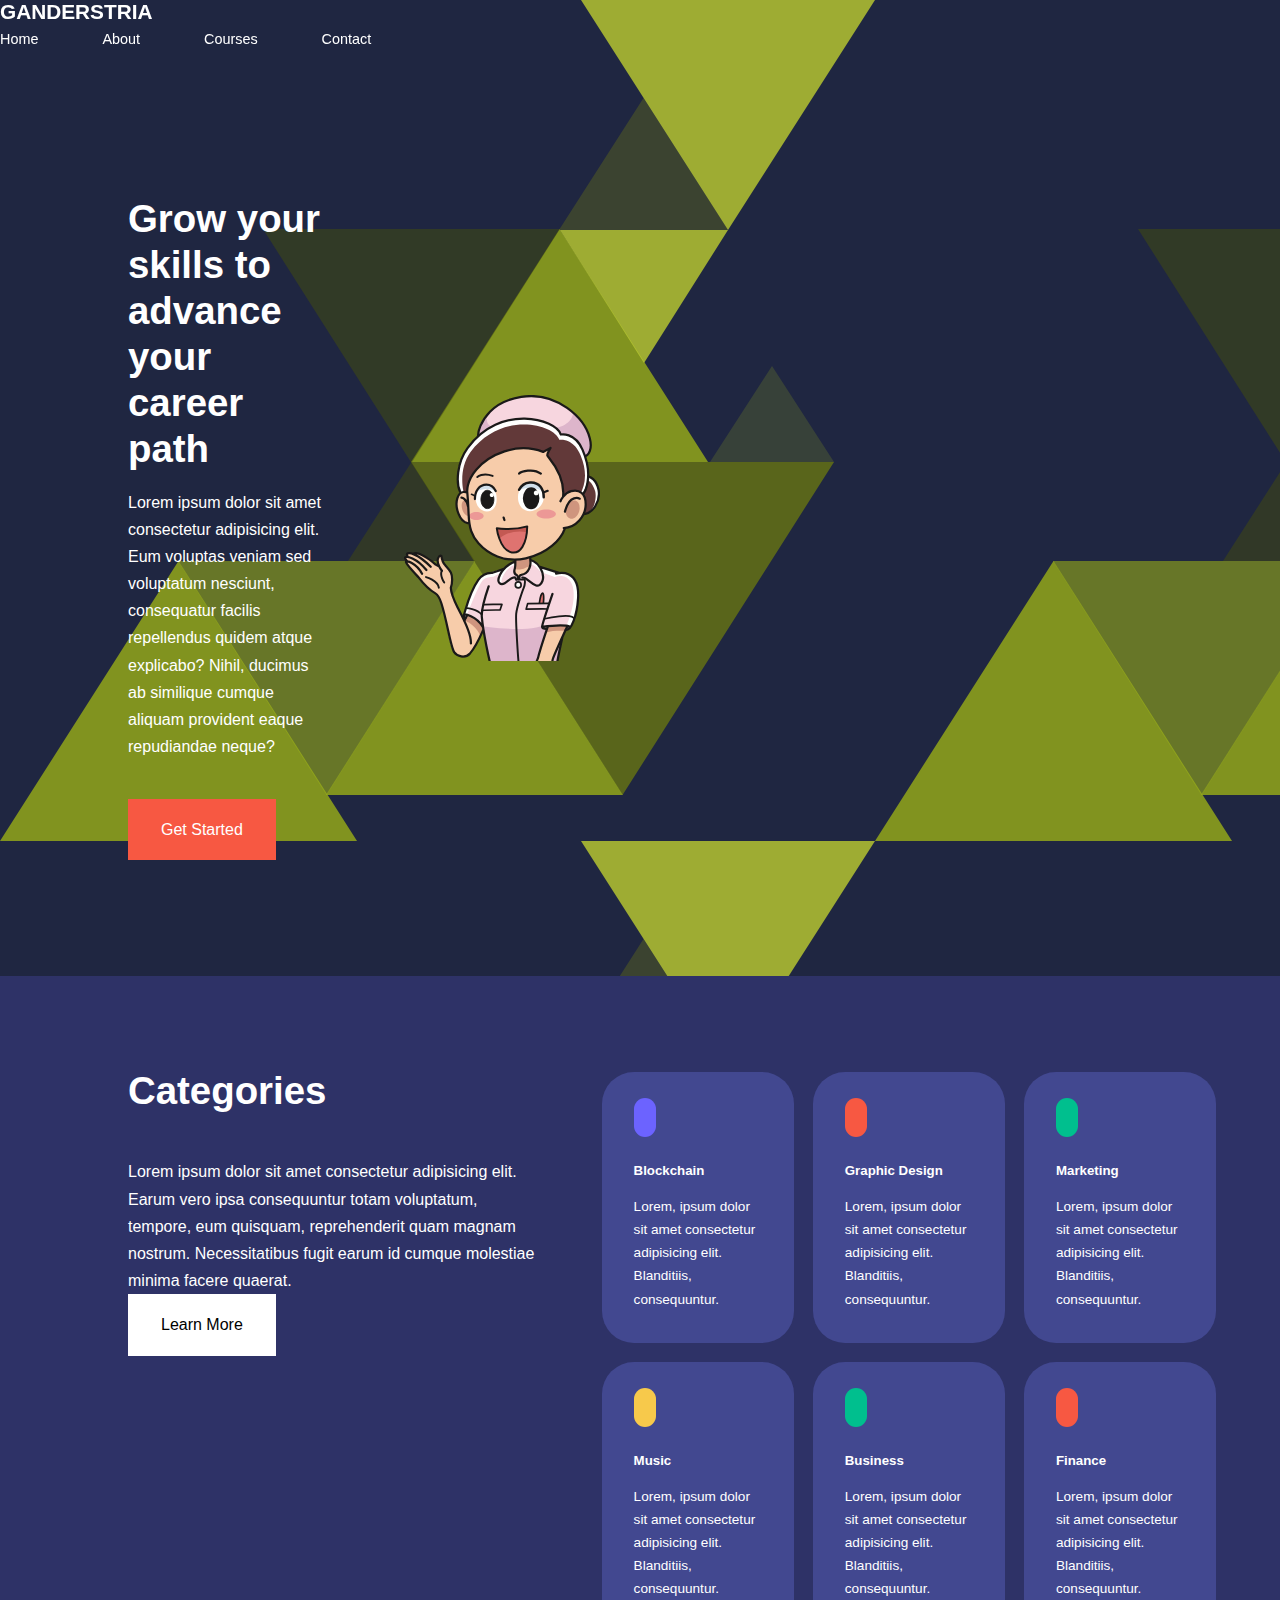
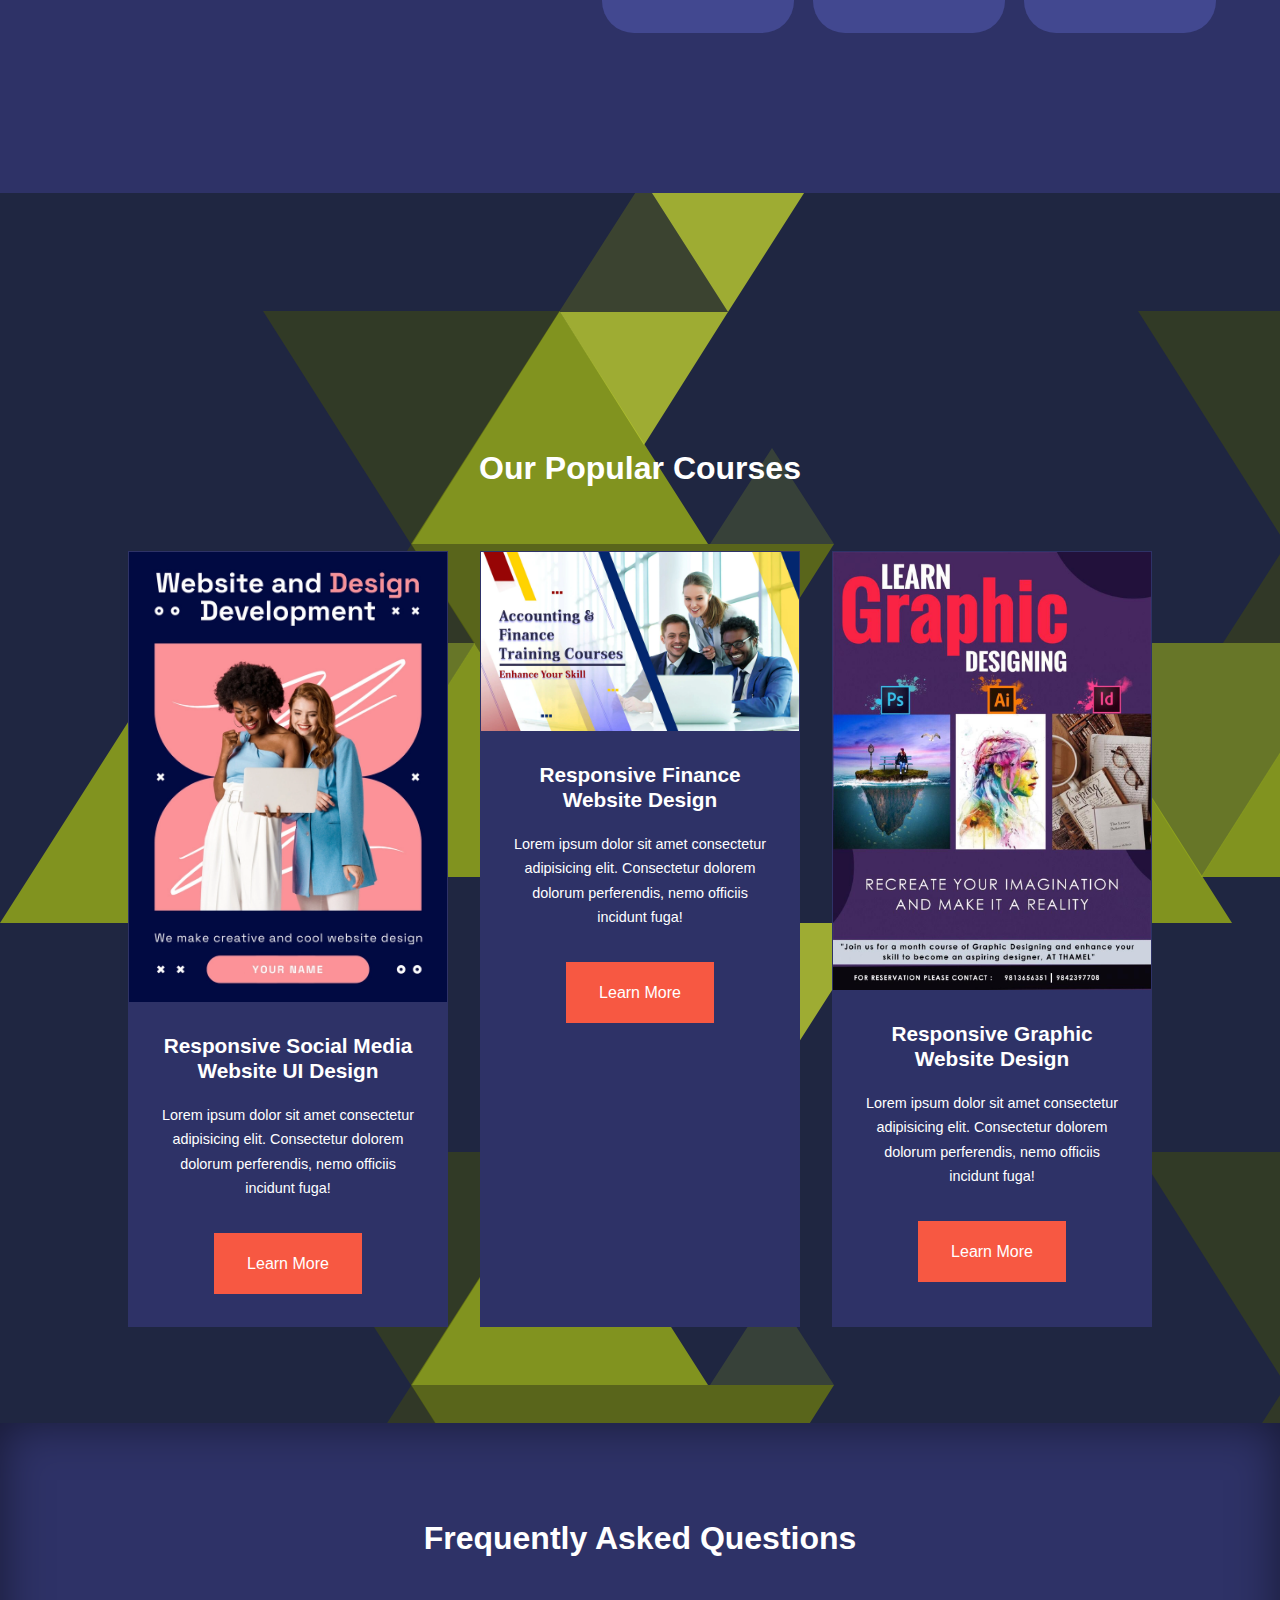
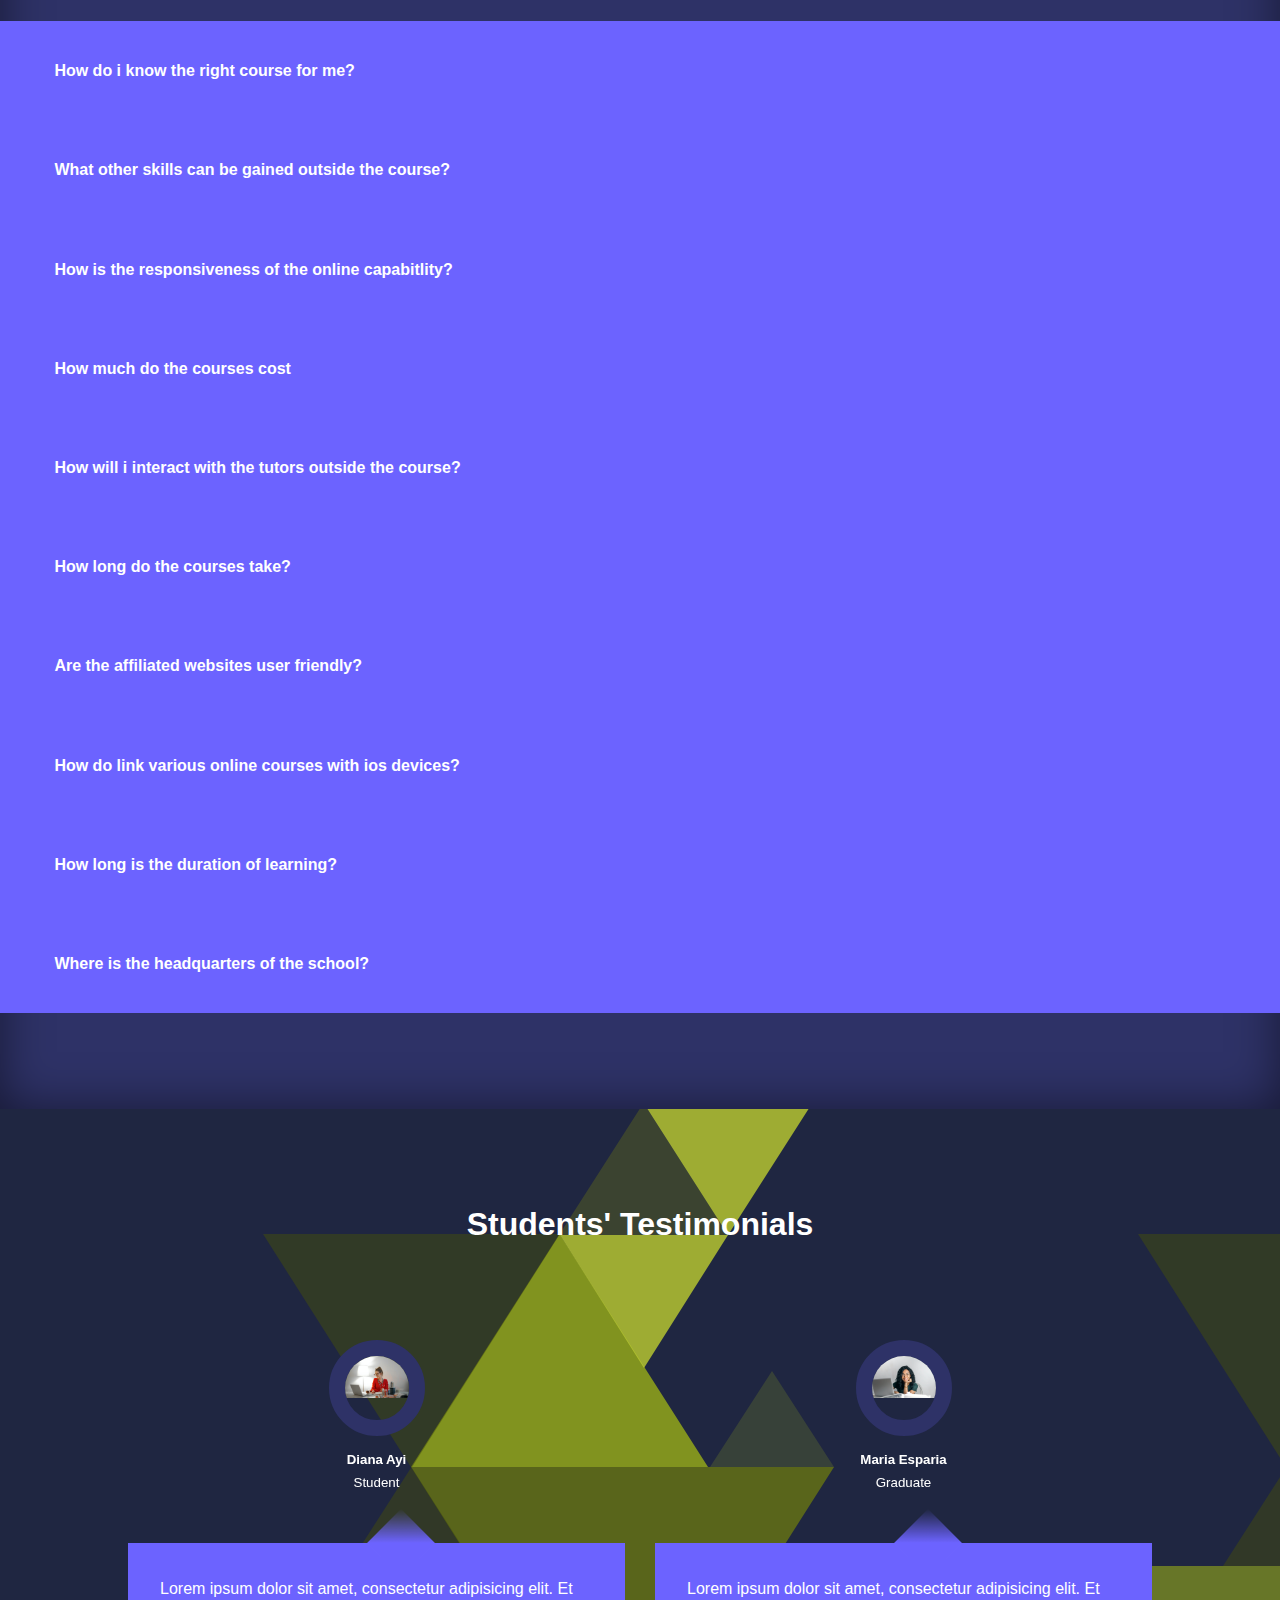
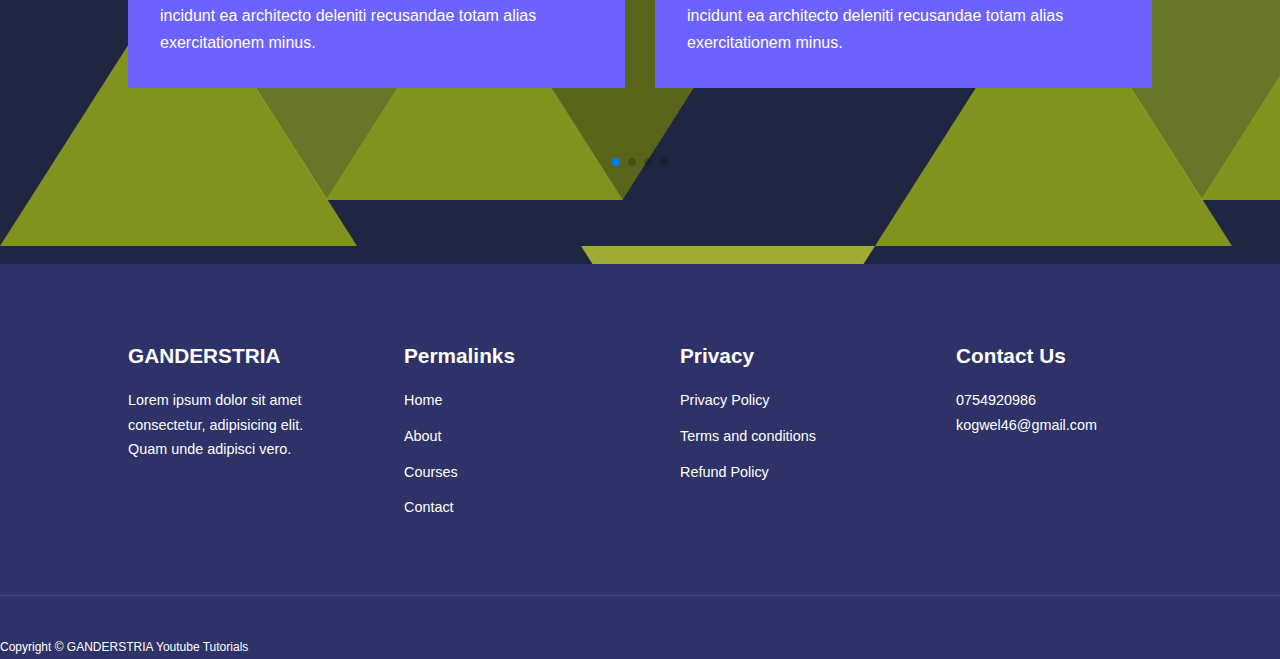
<file: index.html>
<!DOCTYPE html>
<html lang="en">
<head>
    <meta charset="UTF-8">
    <meta http-equiv="X-UA-Compatible" content="IE=edge">
    <meta name="viewport" content="width=device-width, initial-scale=1.0">
    <title>Ganderstria</title>
    
    <link rel="stylesheet" href="https://unicons.iconscout.com/release/v2.1.6/css/unicons.css">

    <link rel="preconnect" href="https://fonts.googleapis.com">
    <link rel="preconnect" href="https://fonts.gstatic.com" crossorigin>
    <link href="https://fonts.googleapis.com/css2?family=Montserrat+Alternates:wght@300;400;600;700&display=swap" rel="stylesheet">
    
    <link
    rel="stylesheet"
    href="https://cdn.jsdelivr.net/npm/swiper@8/swiper-bundle.min.css"
  />

    <link rel="stylesheet" href="./css/style.css">

<style>
    body{
        background-image: url("./images/bg\ texture.png");
    }
</style>

</head>
<body>
   <nav>
   <div .container nav__container>
    <a href="index.html"><h4>GANDERSTRIA</h4></a>
    <ul class="nav__menu">
      <li><a href="index.html">Home</a></li>
      <li><a href="about.html">About</a></li>
      <li><a href="courses.html">Courses</a></li>
      <li><a href="contact.html">Contact</a></li>
    </ul>
    <button id="open-menu-btn"><i class="uil uil-bars"></i></button>
    <button id="close-menu-btn"><i class="uil uil-multiply"></i></button>
   </div>
   </nav> 

<header>
    <div class="container header__container">
        <div class="header__left">
            <h1>Grow your skills to advance your career path</h1>
            <p>
                Lorem ipsum dolor sit amet consectetur adipisicing elit. Eum voluptas veniam sed voluptatum nesciunt, consequatur facilis repellendus quidem atque explicabo? Nihil, ducimus ab similique cumque aliquam provident eaque repudiandae neque?
            </p>
            <a href="courses.html" class="btn btn-primary">Get Started</a>
        </div>

        <div class="header__right">
            <div class="header__right-image">
                <img src="./images/publicdomainq-nurse.svg">
            </div>

        </div>
    </div>
</header>

<section class="categories">
    <div class="container categories__container">
        <div class="categries__left">
            <h1>Categories</h1>
            <p>Lorem ipsum dolor sit amet consectetur adipisicing elit. Earum vero ipsa consequuntur totam voluptatum, tempore, eum quisquam, reprehenderit quam magnam nostrum. Necessitatibus fugit earum id cumque molestiae minima facere quaerat.</p>
            <a href="#" class="btn">Learn More</a>
        </div>

      <div class="categories__right">
        <article class="category">
            <span class="category__icon"><i class="uil uil-bitcoin-circle"></i></span>
            <h5>Blockchain</h5>
            <p>Lorem, ipsum dolor sit amet consectetur adipisicing elit. Blanditiis, consequuntur.</p>
        </article>

        <article class="category">
            <span class="category__icon"><i class="uil uil-palette"></i></span>
            <h5>Graphic Design</h5>
            <p>Lorem, ipsum dolor sit amet consectetur adipisicing elit. Blanditiis, consequuntur.</p>
        </article>

        <article class="category">
            <span class="category__icon"><i class="uil uil-megaphone"></i></span>
            <h5>Marketing</h5>
            <p>Lorem, ipsum dolor sit amet consectetur adipisicing elit. Blanditiis, consequuntur.</p>
        </article>

        <article class="category">
            <span class="category__icon"><i class="uil uil-music"></i></span>
            <h5>Music</h5>
            <p>Lorem, ipsum dolor sit amet consectetur adipisicing elit. Blanditiis, consequuntur.</p>
        </article>

        <article class="category">
            <span class="category__icon"><i class="uil uil-puzzle-piece"></i></span>
            <h5>Business</h5>
            <p>Lorem, ipsum dolor sit amet consectetur adipisicing elit. Blanditiis, consequuntur.</p>
        </article>

        <article class="category">
            <span class="category__icon"><i class="uil uil-usd-circle"></i></span>
            <h5>Finance</h5>
            <p>Lorem, ipsum dolor sit amet consectetur adipisicing elit. Blanditiis, consequuntur.</p>
        </article>
      </div>



    <div class="categories__right"></div>
    </div>
</section>


<section class="courses">
    <h2>Our Popular Courses</h2>
    <div class="container courses__container">
     <article class="course">
        <div class="course__image">
            <img src="./images/course 2.webp">
        </div>
        <div class="course__info">
        <h4>Responsive Social Media Website UI Design</h4>
        <p>Lorem ipsum dolor sit amet consectetur adipisicing elit. Consectetur dolorem dolorum perferendis, nemo officiis incidunt fuga!</p>
        <a href="course.html" class="btn btn-primary">Learn More</a>
        </div>
     </article>

     <article class="course">
        <div class="course__image">
            <img src="./images/course 1-1600x900px-121321-2.jpg">
        </div>
        <div class="course__info">
        <h4>Responsive Finance Website Design</h4>
        <p>Lorem ipsum dolor sit amet consectetur adipisicing elit. Consectetur dolorem dolorum perferendis, nemo officiis incidunt fuga!</p>
        <a href="course.html" class="btn btn-primary">Learn More</a>
        </div>
     </article>

     <article class="course">
        <div class="course__image">
            <img src="./images/course 3.jpg">
        </div>
        <div class="course__info">
        <h4>Responsive Graphic Website Design</h4>
        <p>Lorem ipsum dolor sit amet consectetur adipisicing elit. Consectetur dolorem dolorum perferendis, nemo officiis incidunt fuga!</p>
        <a href="course.html" class="btn btn-primary">Learn More</a>
        </div>
     </article>

    </div>
</section>








<section class="faqs">
    <h2>Frequently Asked Questions</h2>
    <div class="container.faqs__container">
        <article class="faq">
            <div class="faq__icon"><i class="uil uil-plus"></i></div>
            <div class="question__answer">
                <h4>How do i know the right course for me?</h4>
                <p>
                    Lorem ipsum dolor sit amet consectetur adipisicing elit. Nulla error ea ab vitae cum officia, sint, accusantium at perferendis, impedit assumenda deleniti voluptas enim architecto dolor optio? Aspernatur, unde porro?
                </p>
            </div>
        </article>

        <article class="faq">
            <div class="faq__icon"><i class="uil uil-plus"></i></div>
            <div class="question__answer">
                <h4>What other skills can be gained outside the course?</h4>
                <p>
                    Lorem ipsum dolor sit amet consectetur adipisicing elit. Nulla error ea ab vitae cum officia, sint, accusantium at perferendis, impedit assumenda deleniti voluptas enim architecto dolor optio? Aspernatur, unde porro?
                </p>
            </div>
        </article>

        <article class="faq">
            <div class="faq__icon"><i class="uil uil-plus"></i></div>
            <div class="question__answer">
                <h4>How is the responsiveness of the online capabitlity?</h4>
                <p>
                    Lorem ipsum dolor sit amet consectetur adipisicing elit. Nulla error ea ab vitae cum officia, sint, accusantium at perferendis, impedit assumenda deleniti voluptas enim architecto dolor optio? Aspernatur, unde porro?
                </p>
            </div>
        </article>

        <article class="faq">
            <div class="faq__icon"><i class="uil uil-plus"></i></div>
            <div class="question__answer">
                <h4>How much do the courses cost</h4>
                <p>
                    Lorem ipsum dolor sit amet consectetur adipisicing elit. Nulla error ea ab vitae cum officia, sint, accusantium at perferendis, impedit assumenda deleniti voluptas enim architecto dolor optio? Aspernatur, unde porro?
                </p>
            </div>
        </article>

        <article class="faq">
            <div class="faq__icon"><i class="uil uil-plus"></i></div>
            <div class="question__answer">
                <h4>How will i interact with the tutors outside the course?</h4>
                <p>
                    Lorem ipsum dolor sit amet consectetur adipisicing elit. Nulla error ea ab vitae cum officia, sint, accusantium at perferendis, impedit assumenda deleniti voluptas enim architecto dolor optio? Aspernatur, unde porro?
                </p>
            </div>
        </article>

        <article class="faq">
            <div class="faq__icon"><i class="uil uil-plus"></i></div>
            <div class="question__answer">
                <h4>How long do the courses take?</h4>
                <p>
                    Lorem ipsum dolor sit amet consectetur adipisicing elit. Nulla error ea ab vitae cum officia, sint, accusantium at perferendis, impedit assumenda deleniti voluptas enim architecto dolor optio? Aspernatur, unde porro?
                </p>
            </div>
        </article>

        <article class="faq">
            <div class="faq__icon"><i class="uil uil-plus"></i></div>
            <div class="question__answer">
                <h4>Are the affiliated websites user friendly?</h4>
                <p>
                    Lorem ipsum dolor sit amet consectetur adipisicing elit. Nulla error ea ab vitae cum officia, sint, accusantium at perferendis, impedit assumenda deleniti voluptas enim architecto dolor optio? Aspernatur, unde porro?
                </p>
            </div>
        </article>

        <article class="faq">
            <div class="faq__icon"><i class="uil uil-plus"></i></div>
            <div class="question__answer">
                <h4>How do link various online courses with ios devices?</h4>
                <p>
                    Lorem ipsum dolor sit amet consectetur adipisicing elit. Nulla error ea ab vitae cum officia, sint, accusantium at perferendis, impedit assumenda deleniti voluptas enim architecto dolor optio? Aspernatur, unde porro?
                </p>
            </div>
        </article>

        <article class="faq">
            <div class="faq__icon"><i class="uil uil-plus"></i></div>
            <div class="question__answer">
                <h4>How long is the duration of learning?</h4>
                <p>
                    Lorem ipsum dolor sit amet consectetur adipisicing elit. Nulla error ea ab vitae cum officia, sint, accusantium at perferendis, impedit assumenda deleniti voluptas enim architecto dolor optio? Aspernatur, unde porro?
                </p>
            </div>
        </article>

        <article class="faq">
            <div class="faq__icon"><i class="uil uil-plus"></i></div>
            <div class="question__answer">
                <h4>Where is the headquarters of the school?</h4>
                <p>
                    Lorem ipsum dolor sit amet consectetur adipisicing elit. Nulla error ea ab vitae cum officia, sint, accusantium at perferendis, impedit assumenda deleniti voluptas enim architecto dolor optio? Aspernatur, unde porro?
                </p>
            </div>
        </article>
    </div>
</section>


<section class="container testimonials__container mySwiper">
    <h2>Students' Testimonials</h2>
    <div class="swiper-wrapper">
        <article class="testimonial swiper-slide">
            <div class="avatar">
                <img src="./images/pexels-andrea-piacquadio-3765132.jpg">
            </div>
            <div class="testimonial__info">
                <h5>Diana Ayi</h5>
                <small>Student</small>
            </div>
            <div class="testimonial__body">
                <p>
                    Lorem ipsum dolor sit amet, consectetur adipisicing elit. Et incidunt ea architecto deleniti recusandae totam alias exercitationem minus.
                </p>
            </div>
        </article>

        <article class="testimonial swiper-slide">
            <div class="avatar">
                <img src="./images/pexels-andrea-piacquadio-3769021.jpg">
            </div>
            <div class="testimonial__info">
                <h5>Maria Esparia</h5>
                <small>Graduate</small>
            </div>
            <div class="testimonial__body">
                <p>
                    Lorem ipsum dolor sit amet, consectetur adipisicing elit. Et incidunt ea architecto deleniti recusandae totam alias exercitationem minus.
                </p>
            </div>
        </article>

        <article class="testimonial swiper-slide">
            <div class="avatar">
                <img src="./images/pexels-andrea-piacquadio-3779760.jpg">
            </div>
            <div class="testimonial__info">
                <h5>Stephanie Lorne</h5>
                <small>Graphic Designer</small>
            </div>
            <div class="testimonial__body">
                <p>
                    Lorem ipsum dolor sit amet, consectetur adipisicing elit. Et incidunt ea architecto deleniti recusandae totam alias exercitationem minus
                </p>
            </div>
        </article>

        <article class="testimonial swiper-slide">
            <div class="avatar">
                <img src="./images/pexels-andrea-piacquadio-3824771.jpg">
            </div>
            <div class="testimonial__info">
                <h5>Josh Calloway</h5>
                <small>Lecturer</small>
            </div>
            <div class="testimonial__body">
                <p>
                    Lorem ipsum dolor sit amet, consectetur adipisicing elit. Et incidunt ea architecto deleniti recusandae totam alias exercitationem minus.
                </p>
            </div>
        </article>

        <article class="testimonial swiper-slide">
            <div class="avatar">
                <img src="./images/pexels-andrea-piacquadio-837129.jpg">
            </div>
            <div class="testimonial__info">
                <h5>Ernest Achiever</h5>
                <small>Web Designer</small>
            </div>
            <div class="testimonial__body">
                <p>
                    Lorem ipsum dolor sit amet, consectetur adipisicing elit. Et incidunt ea architecto deleniti recusandae totam alias exercitationem minus.
                </p>
            </div>
        </article>
    </div>
    <div class="swiper-pagination"></div>
     </section>


<footer>
    <div class="container footer__container">
    <div class="footer__1">
        <a href="index.html" class="footer__logo"><h4>GANDERSTRIA</h4></a>
        <p>
            Lorem ipsum dolor sit amet consectetur, adipisicing elit. Quam unde adipisci vero.
        </p>
    </div>

    <div class="footer__2">
        <h4>Permalinks</h4>
        <ul class="permalinks">
            <li><a href="index.html">Home</a></li>
            <li><a href="about.html">About</a></li>
            <li><a href="courses.html">Courses</a></li>
            <li><a href="contact.html">Contact</a></li>
        </ul>
    </div>

    <div class="footer__3">
        <h4>Privacy</h4>
        <ul class="privacy">
            <li><a href="#">Privacy Policy</a></li>
            <li><a href="#">Terms and conditions</a></li>
            <li><a href="#">Refund Policy</a></li>
        </ul>
    </div>

<div class="footer__4">
    <h4>Contact Us</h4>
    <div>
        <p>0754920986</p>
        <p>kogwel46@gmail.com</p>
    </div>

<ul class="footer__socials">
    <li>
        <a href="#"><i class="uil uil-facebook-f"></i></a>
    </li>
    <li>
        <a href="#"><i class="uil uil-instagram-alt"></i></a>
    </li>
    <li>
        <a href="#"><i class="uil uil-twitter"></i></a>
    </li>
    <li>
        <a href="#"><i class="uil uil-linkedin-alt"></i></a>
    </li>
</ul>
</div>

</div>
<div class="footer__copyright"></div>
      <small>Copyright &copy; GANDERSTRIA Youtube Tutorials</small>
    </div>
</footer>









    <script src="https://cdn.jsdelivr.net/npm/swiper@8/swiper-bundle.min.js"></script>
<script src="./main.js"></script>

<script>
    var swiper = new Swiper(".mySwiper", {
      slidesPerView: 1,
      spaceBetween: 30,
      pagination: {
        el: ".swiper-pagination",
        clickable: true,
      },
      breakpoints:{
        600:{
            slidesPerView: 2,
        }
      }
    });
</script>

</body>
</html>
</file>
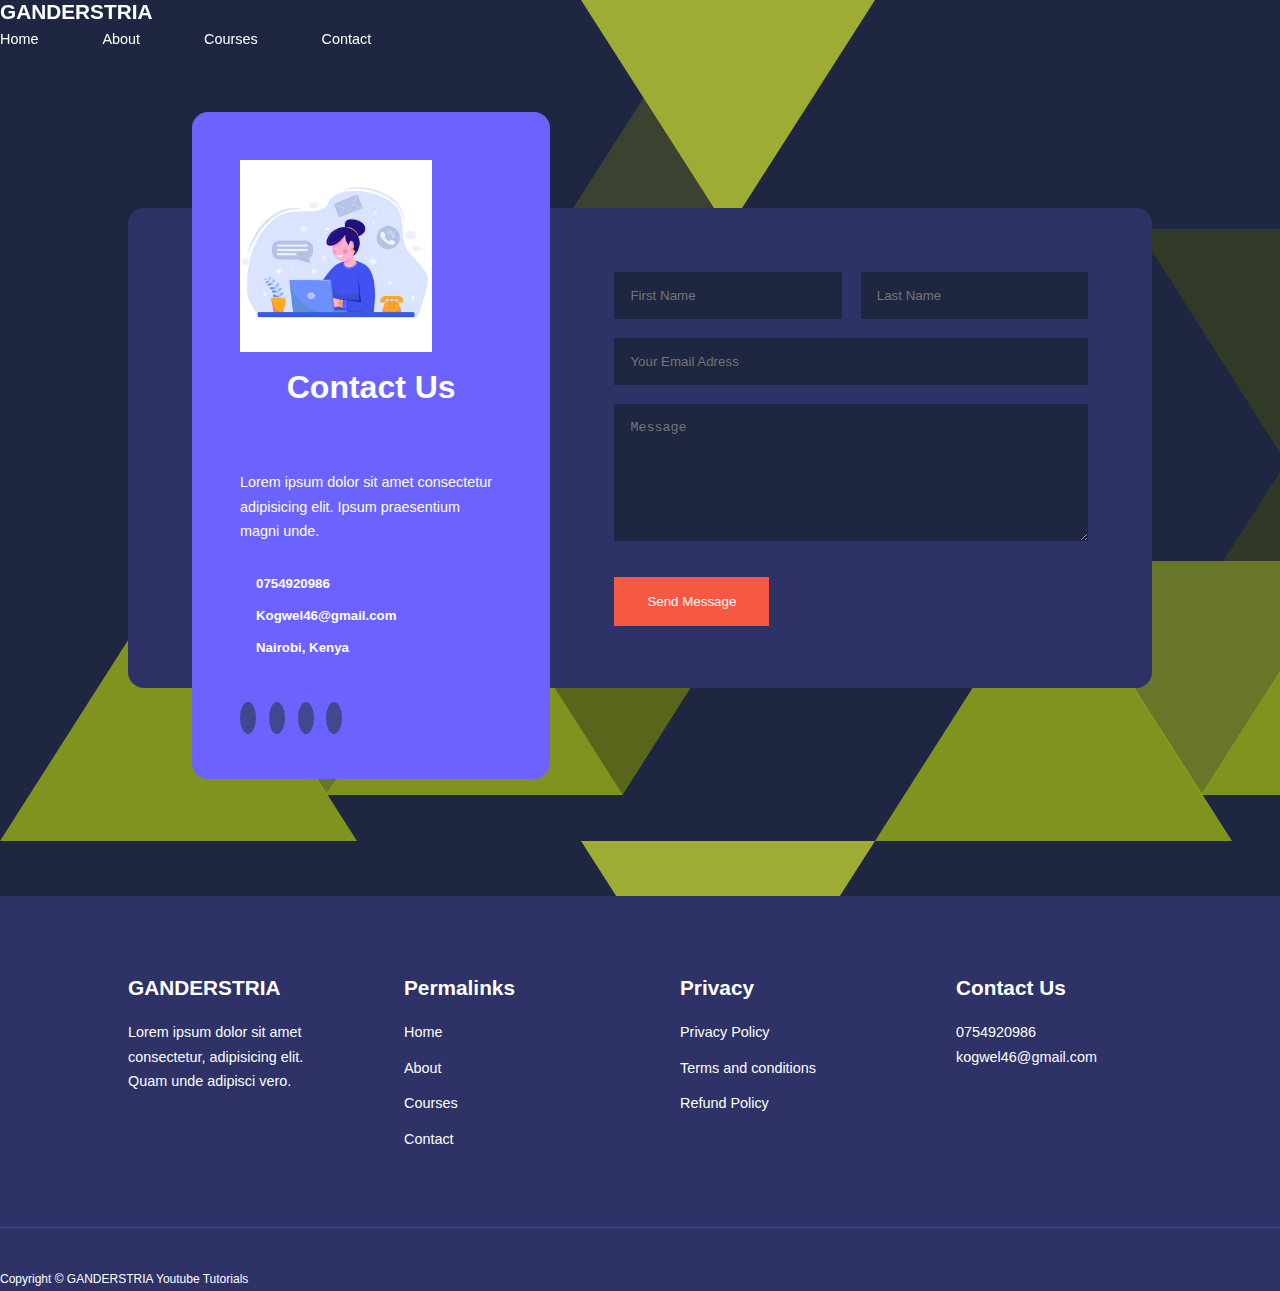
<file: contact.html>
<!DOCTYPE html>
<html lang="en">
<head>
    <meta charset="UTF-8">
    <meta http-equiv="X-UA-Compatible" content="IE=edge">
    <meta name="viewport" content="width=device-width, initial-scale=1.0">
    <title>Ganderstria</title>
    <!---ICONSCOUT CDN-->
    <link rel="stylesheet" href="https://unicons.iconscout.com/release/v2.1.6/css/unicons.css">

    <link rel="preconnect" href="https://fonts.googleapis.com">
    <link rel="preconnect" href="https://fonts.gstatic.com" crossorigin>
    <link href="https://fonts.googleapis.com/css2?family=Montserrat+Alternates:wght@300;400;600;700&display=swap" rel="stylesheet">
    
    <link rel="stylesheet" href="./css/style.css">
    <link rel="stylesheet" href="./css/contact.css">

    <style>
        body{
            background-image: url("./images/bg\ texture.png");
        }
    </style>
    
</head>
<body>
   <nav>
   <div .container.nav__container>
    <a href="index.html"><h4>GANDERSTRIA</h4></a>
    <ul class="nav__menu">
      <li><a href="index.html">Home</a></li>
      <li><a href="about.html">About</a></li>
      <li><a href="courses.html">Courses</a></li>
      <li><a href="contact.html">Contact</a></li>
    </ul>
    <button id="open-menu-btn"><i class="uil uil-bars"></i></button>
    <button id="close-menu-btn"><i class="uil uil-multiply"></i></button>
   </div>
   </nav>


<section class="contact">
    <div class="container contact__container">
        <aside class ="contact__aside">
            <div class="aside__image">
                <img src="./images/contact us.webp">
            </div>
            <h2>Contact Us</h2>
            <p>
                Lorem ipsum dolor sit amet consectetur adipisicing elit. Ipsum praesentium magni unde.
            </p>
            <ul class="contact__details">
                <li>
                    <i class="uil uil-phone-times"></i>
                    <h5>0754920986</h5>
                </li>
                <li>
                    <i class="uil uil-envelope"></i>
                    <h5>Kogwel46@gmail.com</h5>
                </li>
                <li>
                    <i class="uil uil-location-point"></i>
                    <h5>Nairobi, Kenya</h5>
                </li>
            </ul>
            <ul class="contact__socials">
                <li>
                    <a href="https://facebook.com"><i class="uil uil-facebook-f"></i></a></li>
                    <li>
                        <a href="https://instagram.com"><i class="uil uil-instagram"></i></a></li>
                        <li>
                            <a href="https://twitter.com"><i class="uil uil-twitter"></i></a></li>
                            <li>
                                <a href="https://linkedin.com"><i class="uil uil-linkedin-alt"></i></a></li>
            </ul>
        </aside>



        <form action="https://formspree.io/f/xpzedqdg" method="POST" class="contact__form">
             <div class="form__name">
        <input type="text" name="First Name" placeholder="First Name" required>
        <input type="text" name="Last Name" placeholder="Last Name" required>
      </div>
      <input type="email" name="Email Adress" placeholder="Your Email Adress" required>
      <textarea name="Message" rows="7"  placeholder="Message" required></textarea>
      <button type="submit" class="btn btn-primary">Send Message</button>
        </form>
    </div>
</section>










   <footer>
    <div class="container footer__container">
    <div class="footer__1">
        <a href="index.html" class="footer__logo"><h4>GANDERSTRIA</h4></a>
        <p>
            Lorem ipsum dolor sit amet consectetur, adipisicing elit. Quam unde adipisci vero.
        </p>
    </div>

    <div class="footer__2">
        <h4>Permalinks</h4>
        <ul class="permalinks">
            <li><a href="index.html">Home</a></li>
            <li><a href="about.html">About</a></li>
            <li><a href="courses.html">Courses</a></li>
            <li><a href="contact.html">Contact</a></li>
        </ul>
    </div>

    <div class="footer__3">
        <h4>Privacy</h4>
        <ul class="privacy">
            <li><a href="#">Privacy Policy</a></li>
            <li><a href="#">Terms and conditions</a></li>
            <li><a href="#">Refund Policy</a></li>
        </ul>
    </div>

<div class="footer__4">
    <h4>Contact Us</h4>
    <div>
        <p>0754920986</p>
        <p>kogwel46@gmail.com</p>
    </div>

<ul class="footer__socials">
    <li>
        <a href="#"><i class="uil uil-facebook-f"></i></a>
    </li>
    <li>
        <a href="#"><i class="uil uil-instagram-alt"></i></a>
    </li>
    <li>
        <a href="#"><i class="uil uil-twitter"></i></a>
    </li>
    <li>
        <a href="#"><i class="uil uil-linkedin-alt"></i></a>
    </li>
</ul>
</div>

</div>
<div class="footer__copyright"></div>
      <small>Copyright &copy; GANDERSTRIA Youtube Tutorials</small>
    </div>
</footer>









<script src="./main.js"></script>

</body>
</html>
</file>
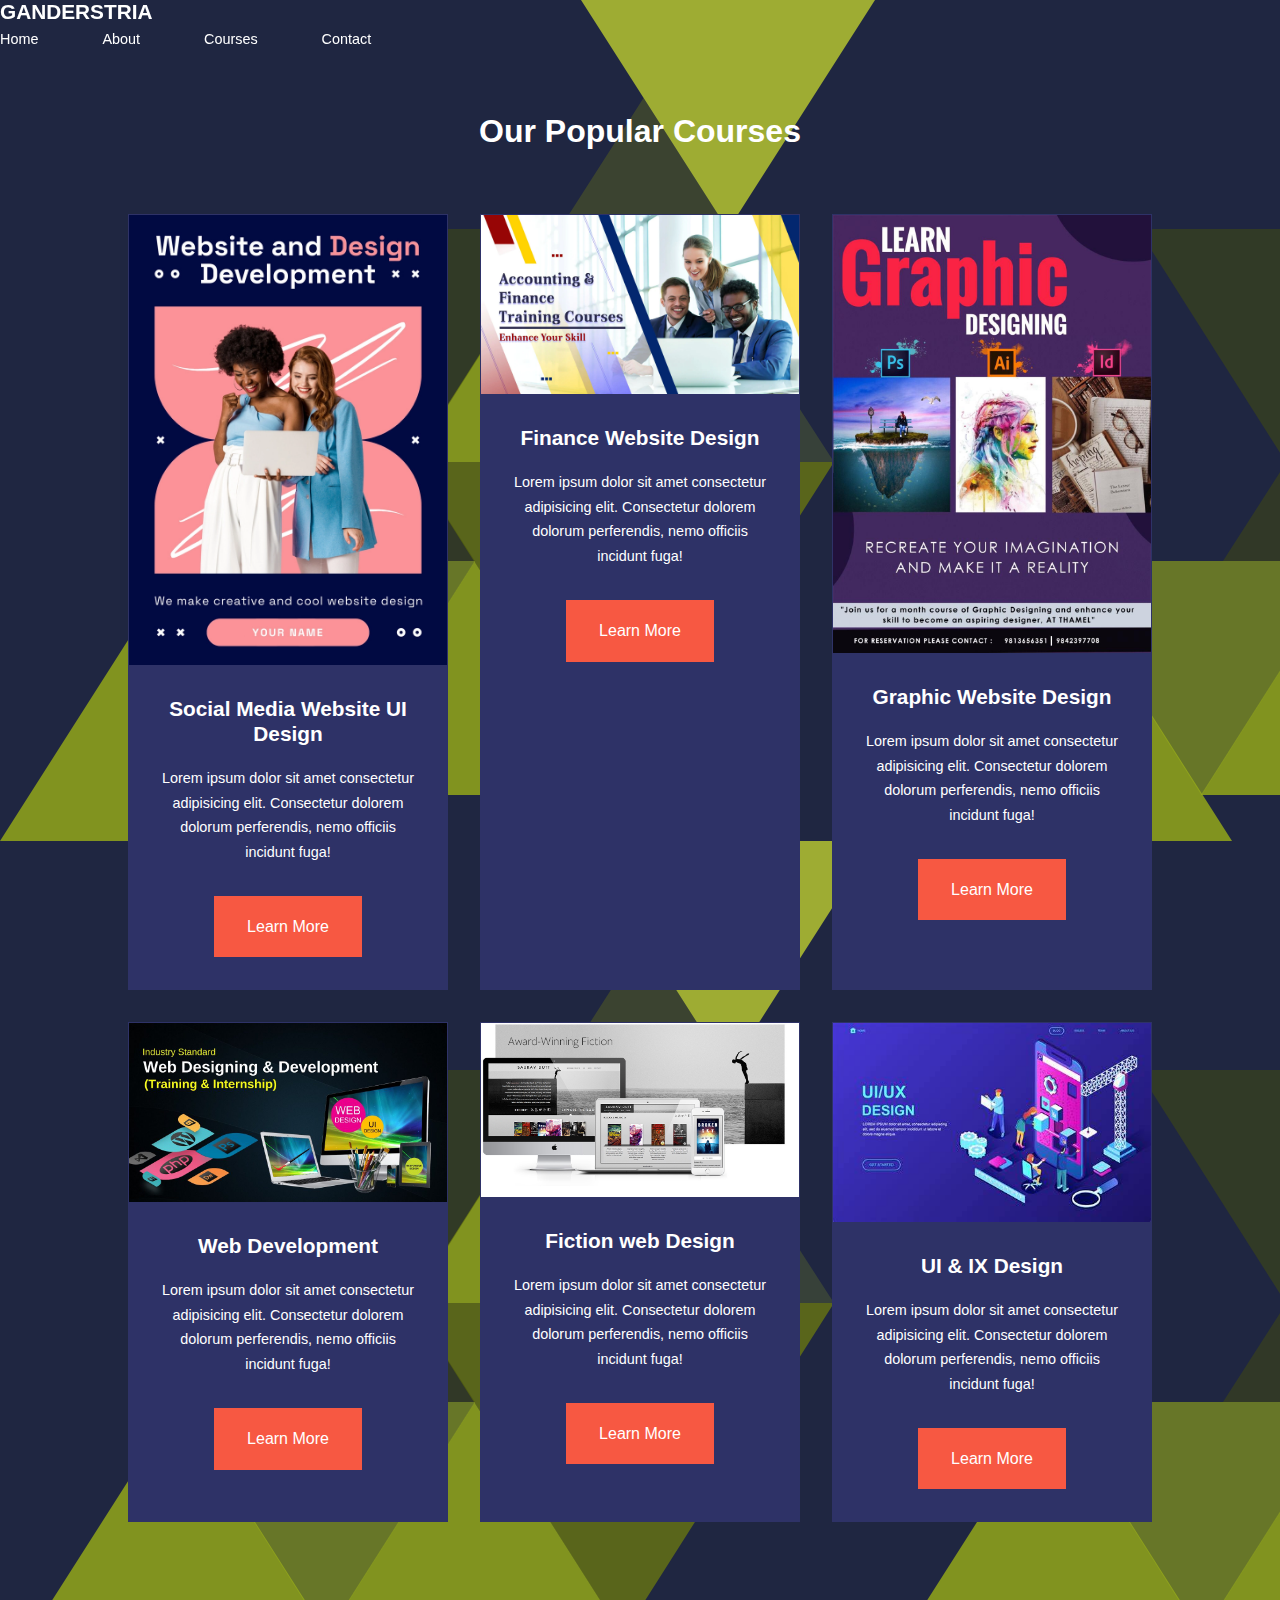
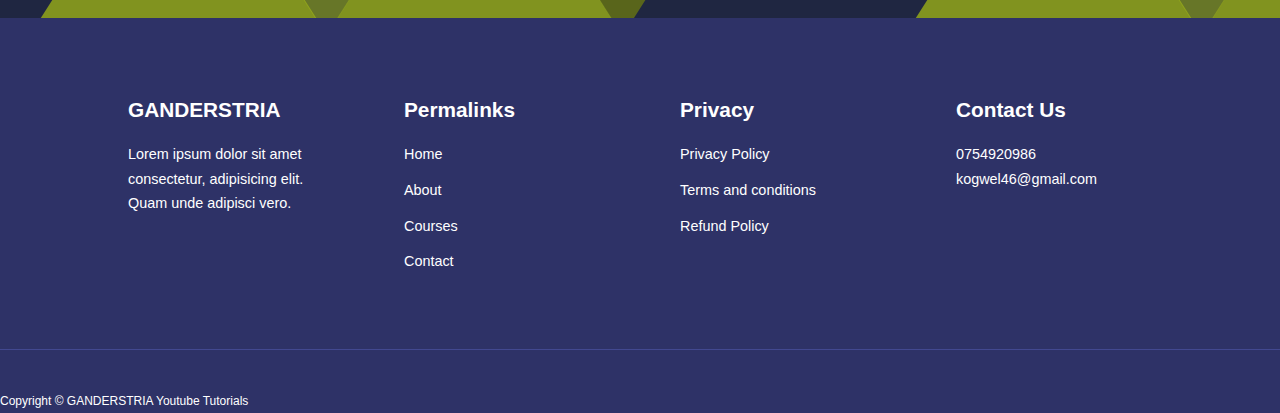
<file: courses.html>
<!DOCTYPE html>
<html lang="en">
<head>
    <meta charset="UTF-8">
    <meta http-equiv="X-UA-Compatible" content="IE=edge">
    <meta name="viewport" content="width=device-width, initial-scale=1.0">
    <title>Ganderstria</title>
    <!---ICONSCOUT CDN-->
    <link rel="stylesheet" href="https://unicons.iconscout.com/release/v2.1.6/css/unicons.css">

    <link rel="preconnect" href="https://fonts.googleapis.com">
    <link rel="preconnect" href="https://fonts.gstatic.com" crossorigin>
    <link href="https://fonts.googleapis.com/css2?family=Montserrat+Alternates:wght@300;400;600;700&display=swap" rel="stylesheet">
    
    <link rel="stylesheet" href="./css/style.css">

    <style>
    body{background-image: url("./images/bg\ texture.png");}
        .courses{ margin-top: 1rem;}
    </style>
    
</head>
<body>
   <nav>
   <div .container.nav__container>
    <a href="index.html"><h4>GANDERSTRIA</h4></a>
    <ul class="nav__menu">
      <li><a href="index.html">Home</a></li>
      <li><a href="about.html">About</a></li>
      <li><a href="courses.html">Courses</a></li>
      <li><a href="contact.html">Contact</a></li>
    </ul>
    <button id="open-menu-btn"><i class="uil uil-bars"></i></button>
    <button id="close-menu-btn"><i class="uil uil-multiply"></i></button>
   </div>
   </nav>






   <section class="courses">
    <h2>Our Popular Courses</h2>
    <div class="container courses__container">
     <article class="course">
        <div class="course__image">
            <img src="./images/course 2.webp">
        </div>
        <div class="course__info">
        <h4>Social Media Website UI Design</h4>
        <p>Lorem ipsum dolor sit amet consectetur adipisicing elit. Consectetur dolorem dolorum perferendis, nemo officiis incidunt fuga!</p>
        <a href="course.html" class="btn btn-primary">Learn More</a>
        </div>
     </article>

     <article class="course">
        <div class="course__image">
            <img src="./images/course 1-1600x900px-121321-2.jpg">
        </div>
        <div class="course__info">
        <h4>Finance Website Design</h4>
        <p>Lorem ipsum dolor sit amet consectetur adipisicing elit. Consectetur dolorem dolorum perferendis, nemo officiis incidunt fuga!</p>
        <a href="course.html" class="btn btn-primary">Learn More</a>
        </div>
     </article>

     <article class="course">
        <div class="course__image">
            <img src="./images/course 3.jpg">
        </div>
        <div class="course__info">
        <h4>Graphic Website Design</h4>
        <p>Lorem ipsum dolor sit amet consectetur adipisicing elit. Consectetur dolorem dolorum perferendis, nemo officiis incidunt fuga!</p>
        <a href="course.html" class="btn btn-primary">Learn More</a>
        </div>
     </article>

     <article class="course">
        <div class="course__image">
            <img src="./images/course 4.jpg">
        </div>
        <div class="course__info">
        <h4>Web Development</h4>
        <p>Lorem ipsum dolor sit amet consectetur adipisicing elit. Consectetur dolorem dolorum perferendis, nemo officiis incidunt fuga!</p>
        <a href="course.html" class="btn btn-primary">Learn More</a>
        </div>
     </article>

     <article class="course">
        <div class="course__image">
            <img src="./images/course 5.jpg">
        </div>
        <div class="course__info">
        <h4>Fiction web Design</h4>
        <p>Lorem ipsum dolor sit amet consectetur adipisicing elit. Consectetur dolorem dolorum perferendis, nemo officiis incidunt fuga!</p>
        <a href="course.html" class="btn btn-primary">Learn More</a>
        </div>
     </article>

     <article class="course">
        <div class="course__image">
            <img src="./images/course 6.jpg">
        </div>
        <div class="course__info">
        <h4>UI & IX Design</h4>
        <p>Lorem ipsum dolor sit amet consectetur adipisicing elit. Consectetur dolorem dolorum perferendis, nemo officiis incidunt fuga!</p>
        <a href="course.html" class="btn btn-primary">Learn More</a>
        </div>
     </article>

    </div>
</section>





<footer>
    <div class="container footer__container">
    <div class="footer__1">
        <a href="index.html" class="footer__logo"><h4>GANDERSTRIA</h4></a>
        <p>
            Lorem ipsum dolor sit amet consectetur, adipisicing elit. Quam unde adipisci vero.
        </p>
    </div>

    <div class="footer__2">
        <h4>Permalinks</h4>
        <ul class="permalinks">
            <li><a href="index.html">Home</a></li>
            <li><a href="about.html">About</a></li>
            <li><a href="courses.html">Courses</a></li>
            <li><a href="contact.html">Contact</a></li>
        </ul>
    </div>

    <div class="footer__3">
        <h4>Privacy</h4>
        <ul class="privacy">
            <li><a href="#">Privacy Policy</a></li>
            <li><a href="#">Terms and conditions</a></li>
            <li><a href="#">Refund Policy</a></li>
        </ul>
    </div>

<div class="footer__4">
    <h4>Contact Us</h4>
    <div>
        <p>0754920986</p>
        <p>kogwel46@gmail.com</p>
    </div>

<ul class="footer__socials">
    <li>
        <a href="#"><i class="uil uil-facebook-f"></i></a>
    </li>
    <li>
        <a href="#"><i class="uil uil-instagram-alt"></i></a>
    </li>
    <li>
        <a href="#"><i class="uil uil-twitter"></i></a>
    </li>
    <li>
        <a href="#"><i class="uil uil-linkedin-alt"></i></a>
    </li>
</ul>
</div>

</div>
<div class="footer__copyright"></div>
      <small>Copyright &copy; GANDERSTRIA Youtube Tutorials</small>
    </div>
</footer>









<script src="./main.js"></script>

</body>
</html>
</file>
<file: css/style.css>
* {
    margin: 0;
    padding: 0;
    border: 0;
    outline: 0;
    text-decoration: none;
    list-style: none;
    box-sizing: border-box;
}

:root {
    --color-primary:#6c63ff;
    --color-success:#00bf8e;
    --color-warning:#f7c94b;
    --color-danger:#f75842;
    --color-danger-variant:rgba(247,88,66,0.4);
    --color-white:#fff;
    --color-light:rgba(255,255,255,0.7);
    --color-black:#000;
    --color-bg:#1f2641;
    --color-bg1:#2e3267;
    --color-bg2:#424890;

    --container-width-lg:80%;
    --container-width-md:90%;
    --container-width-sm:94%;

    --tansition:all 400ms ease;
}

body {
    font-family: "Montserrat", sans-serif;
    line-height: 1.7;
    color: var(--color-white);
    background: var(--color-bg);
}

.container {
    width: var(--container-width-lg);
    margin: 0 auto;
}

section {
    padding: 6rem 0;
}

section h2 {
    text-align: center;
    margin-bottom: 4rem;
}

h1,
h2,
h3,
h4,
h5 {
    line-height: 1.2;
}

h1{
    font-size: 2.4rem;
}

h2{
    font-size: 2rem;
}

h3{
    font-size: 1.6rem;
}

h4{
font-size: 1.3rem;
}

a{
    color: var(--color-white);
}

img{
    width:100%;
    display: block;
    object-fit: cover;
}

.btn{
    display: inline-block;
    background: var(--color-white);
    color: var(--color-black);
    padding: 1rem 2rem;
    border: 1px solid transparent;
    font-weight: 500;
    transition: var(--transition);
}

.btn:hover{
    background: transparent;
    color: var(--color-white);
    border-color: var(--color-white);
}

.btn-primary{
    background: var(--color-danger);
    color: var(--color-white);
}

nav{
    background: transparent;
    width: 100vw;
    height: 5rem;
    position: fixed;
    top: 0;
    z-index: 11;
}

.window-scroll {
    background: var(--color-primary);
    box-shadow: 0 1rem 2rem rgba(0,0,0,0.3);
}


.nav__container{
    height: 100%;
    display: flex;
    justify-content: space-evenly;
    align-items: center;
}

nav button{
    display: none;
}

.nav__menu{
display: flex;
align-items: center;
gap: 4rem;
}

.nav__menu a{
    font-size: 0.9rem;
    transform: var(--transition);
}

.nav__menu a:hover{
    color: var(--color-bg2);
}

header {
    position: relative;
    top: 5rem;
    overflow: hidden;
    height: 70vw;
    margin-bottom: 5rem;
}

.header__container{
    display: grid;
    grid-template-columns:repeat(4, 1fr);
    align-items: center;
    gap: 5rem;
    height: 100%;
}

.header__left p{
    margin: 1rem 0 2.4rem;
}

.categories{
    background: var(--color-bg1);
    height: 32;
}

.categories h1{
    line-height: 1;
    margin-bottom: 3rem;
}

.categories__container {
    display: grid;
    grid-template-columns: 40% 60%;
    gap: 4rem;
}

.categories__left{
    margin-right: 4rem;
}

.categories__left p {
    margin: 1rem 0 3rem;
}

.categories__right {
    display: grid;
    grid-template-columns: repeat(3,1fr);
    gap: 1.2rem;
}

.category{
    background: var(--color-bg2);
    padding: 2rem;
    border-radius: 2rem;
    transition: var(--transition);
}

.category:hover{
    box-shadow: 0 3rem 3rem rgba(0,0,0,0.3);
    z-index: 1;
}

.category:nth-child(2) .category__icon{
    background: var(--color-danger);
}

.category:nth-child(3) .category__icon{
    background: var(--color-success);
}

.category:nth-child(4) .category__icon{
    background: var(--color-warning);
}

.category:nth-child(5) .category__icon{
    background: var(--color-success);
}

.category:nth-child(6) .category__icon{
    background: var(--color-danger);
}

.category__icon{
    background: var(--color-primary);
    padding: 0.7rem;
    border-radius: 0.9rem;
}

.category h5{
    margin: 2rem 0 1rem;
}

.category p{
    font-size: 0.85rem;
}

.courses{
    margin-top: 10rem;
}

.courses__container{
    display: grid;
    grid-template-columns: repeat(3,1fr);
    gap: 2rem;
}

.course{
    background: var(--color-bg1);
    text-align: center;
    border: 1px solid transparent;
    transition: var(--transition);
}

.course:hover{
    background: transparent;
    border-color: var(--color-primary);
}
.course__info{
    padding: 2rem;
}

.course__info p{
    margin: 1.2rem 0 2rem;
    font-size: 0.9rem;
}

.faqs{
    background: var(--color-bg1);
    box-shadow: inset 0 0 3rem rgba(0,0,0,0.5);
}

.faqs__container {
    display:grid;
    grid-template-columns:(1fr, 1fr);
    gap: 1rem;
}

.faq{
    padding: 2rem;
    display: flex;
    align-items: center;
    gap: 1.4rem;
    height: fit-content;
    background: var(--color-primary);
    cursor: pointer;
}

.faq h4{
    font-size: 1rem;
    line-height: 2.2;
}

.faq__icon{
    align-self: flex-start;
    font-size: 1.2rem;
}

.faq p{
    margin-top: 0.8rem;
    display:none;
}

.faq.open p{
    display: block;
}

.testimonials__container{
    overflow-x: hidden;
    position: relative;
    margin-bottom: 5rem;
}

.testimonial{
    padding-top: 2rem;
}

.avatar{
    width: 6rem;
    height: 6rem;
    border-radius: 50%;
    overflow: hidden;
    margin: 0 auto 1rem;
    border: 1rem solid var(--color-bg1);
}

.testimonial__info{
    text-align: center;
}

.testimonial__body {
    background:var(--color-primary);
    padding: 2rem;
    margin-top: 3rem;
    position: relative;
}

.testimonial__body::before {
    content: "";
    display: block;
    background:linear-gradient(135deg,
        transparent,var(--color-primary),
        var(--color-primary));
    width: 3rem;
    height: 3rem;
    position: absolute;
    left: 50%;
    top: -1.5rem;
    transform: rotate(45deg);
}

footer {
    background:var(--color-bg1) ;
    padding-top: 5rem;
    font-size: 0.9rem;
}

.footer__container{
    display: grid;
    grid-template-columns: repeat(4, 1fr);
    gap: 5rem;
}

.footer__container > div h4 {
    margin-bottom: 1.2rem;
}

.footer__1 p{
    margin: 0 0 2rem;
}

footer ul li{
    margin-bottom: 0.7rem;
}

footer ul li a:hover{
    text-decoration: underline;
}

.footer__socials{
display: flex;
gap: 1rem;
font-size: 1.2rem;
margin-top: 2rem;
}

.footer__copyright{
    text-align: center;
    margin-top: 4rem;
    padding: 1.2rem 0;
    border-top: 1px solid var(--color-bg2);
}

@media screen and(max-width: 1024px){
   .container {
    width: var(--container-width-md);
   }

   h1 {
    font-size: 2.2rem;
   }

   h2{
    font-size: 1.7rem;
   }

   h3{
    font-size: 1.4rem;
   }

   h4{
    font-size: 1.2rem;
   }


 nav button{
    display: inline-block;
    background: transparent;
    font-size: 1.8rem;
    color: var(--color-white);
    cursor: pointer;
 }

nav button#close-menu-btn{
    display: none;
}

.nav__menu{
    position: fixed;
    top: 5rem;
    right: 5%;
    height: fit-content;
    width: 18rem;
    flex-direction: column;
    gap: 0;
    display: none;
}


.nav__menu li{
    width: 100%;
    height: 5.8rem;
    animation: animateNavItems 400ms linear forwards;
    transform-origin: top right;
}

.nav__menu li:nth-child(2){
    animation-delay: 200ms;
}

.nav__menu li:nth-child(3){
    animation-delay: 300ms;
}

.nav__menu li:nth-child(4){
    animation-delay: 400ms;
}

@keyframes animateNavItems {
    0%{
transform: rotateZ(-90deg);
    }
    100%{
transform: rotate(0);
opacity: 1;
    }
}


.nav__menu li a{
    background: var(--color-primary);
    box-shadow: -4rem 6rem 10rem rgba(0,0,0,0.6);
    width: 100%;
    height: 100%;
    display: grid;
    place-items: center;
}

.nav__menu li a:hover{
    background: var(--color-bg2);
    color: var(--color-white);
 }

 header {
    height: 52vh;
    margin-bottom: 4rem;
 }

 .header__container {
    gap: 0;
    padding-bottom: 3rem;
 }

 .categories{
    height: auto;
 }

 .categories__container {
    grid-template-columns: 1fr;
    gap: 3rem;
 }

 .categories__left {
    margin-right: 0;
 }

 .courses {
    margin-top: 0;
 }

 .courses__container {
    grid-template-columns: 1fr 1fr;
 }

 .faqs__container {
    grid-template-columns: 1fr;
 }

 .faq {
    padding: 1.5rem;
 }

 .footer__container {
    grid-template-columns: 1fr 1fr;
 }
}

@media screen and (max-width: 600px) {
    .container {
        width: var(--container-width-sm);
    }

    .nav__menu{
        right: 3%;
    }

    header{
       height: 100vh;
    } 

    .header__container{
        grid-template-columns: 1fr;
        text-align: center;
        margin-top: 0;
    }

    .header__left p{
        margin-bottom: 1.3rem;
    }

    .categories__right{
        grid-template-columns: 1fr 1fr;
        gap: 0.7rem;
    }

    .category{
        padding: 1rem;
        border-radius: 1rem;
    }

    .category__icon{
        margin-top: 4px;
        display: inline-block;
    }

.courses__container{
    grid-template-columns: 1fr;
}

.testimonial__body{
    padding: 1.2rem;
}

.footer__container{
    grid-template-columns: 1fr;
    text-align: center;
    gap: 2rem;
}

.footer__1 p{
    margin: 1rem auto;
}

.footer__socials{
    justify-content: center;
 }
}
</file>
<file: css/contact.css>
.contact__container{
    background: var(--color-bg1);
    padding: 4rem;
    display: grid;
    grid-template-columns: 40% 60%;
    gap: 4rem;
    height: 30rem;
    margin: 7rem auto;
    border-radius: 1rem;
}

.contact__aside{
    background: var(--color-primary);
    padding: 3rem;
    border-radius: 1rem;
    position: relative;
    bottom: 10rem;
}

.aside__image{
    width: 12rem;
    margin-bottom: 1rem;
}

.contact__aside p {
    font-size: 0.9rem;
    margin-bottom: 2rem;
}

.contact__details li {
    display: flex;
    gap: 1rem;
    align-items: center;
    margin-bottom: 1rem;
}

.contact__socials{
    display: flex;
    gap: 0.8rem;
    margin-top: 3rem;
}

.contact__socials a {
    background: var(--color-bg2);
    padding: 0.5rem;
    border-radius: 50%;
    font-size: 0.9rem;
    transition: var(--transition);
}

.contact__socials a:hover{
    background: transparent;
}

.contact__form{
    display: flex;
    flex-direction: column;
    gap: 1.2rem;
    margin-right: 4rem;
}

.form__name{
    display: flex;
    gap: 1.2rem;
}

.contact__form input[type="text"]{
width: 50%;
}

input,
textarea{
    width: 100%;
    padding: 1rem;
    background: var(--color-bg);
    color: var(--color-white);
}

.contact__form .btn{
    width: max-content;
    margin-top: 1rem;
    cursor: pointer;
}



@media screen and (max-width:1024px){
    .contact {
        padding-bottom: 0;
    }

    .contact__container{
        gap: 1.5rem;
        margin-top: 3rem;
        height: auto;
        padding: 1.5rem;
    }

    .contact__aside{
        width: auto;
        padding: 1.5rem;
        bottom: 0;
    }

    .contact__form{
        align-self: center;
        margin-right: 1.5rem;
    }
}

@media screen and (max-width:600px){
    .contact__container{
        grid-template-columns: 1fr;
        gap: 3rem;
        margin-top: 0;
    }
    
    .contact__form{
        margin: 0 1.5rem 3rem;
    }

    .form__name{
        flex-direction: column;
    }

    .form__name input[type="text"]{
        width: 100%;
    }
}
</file>
